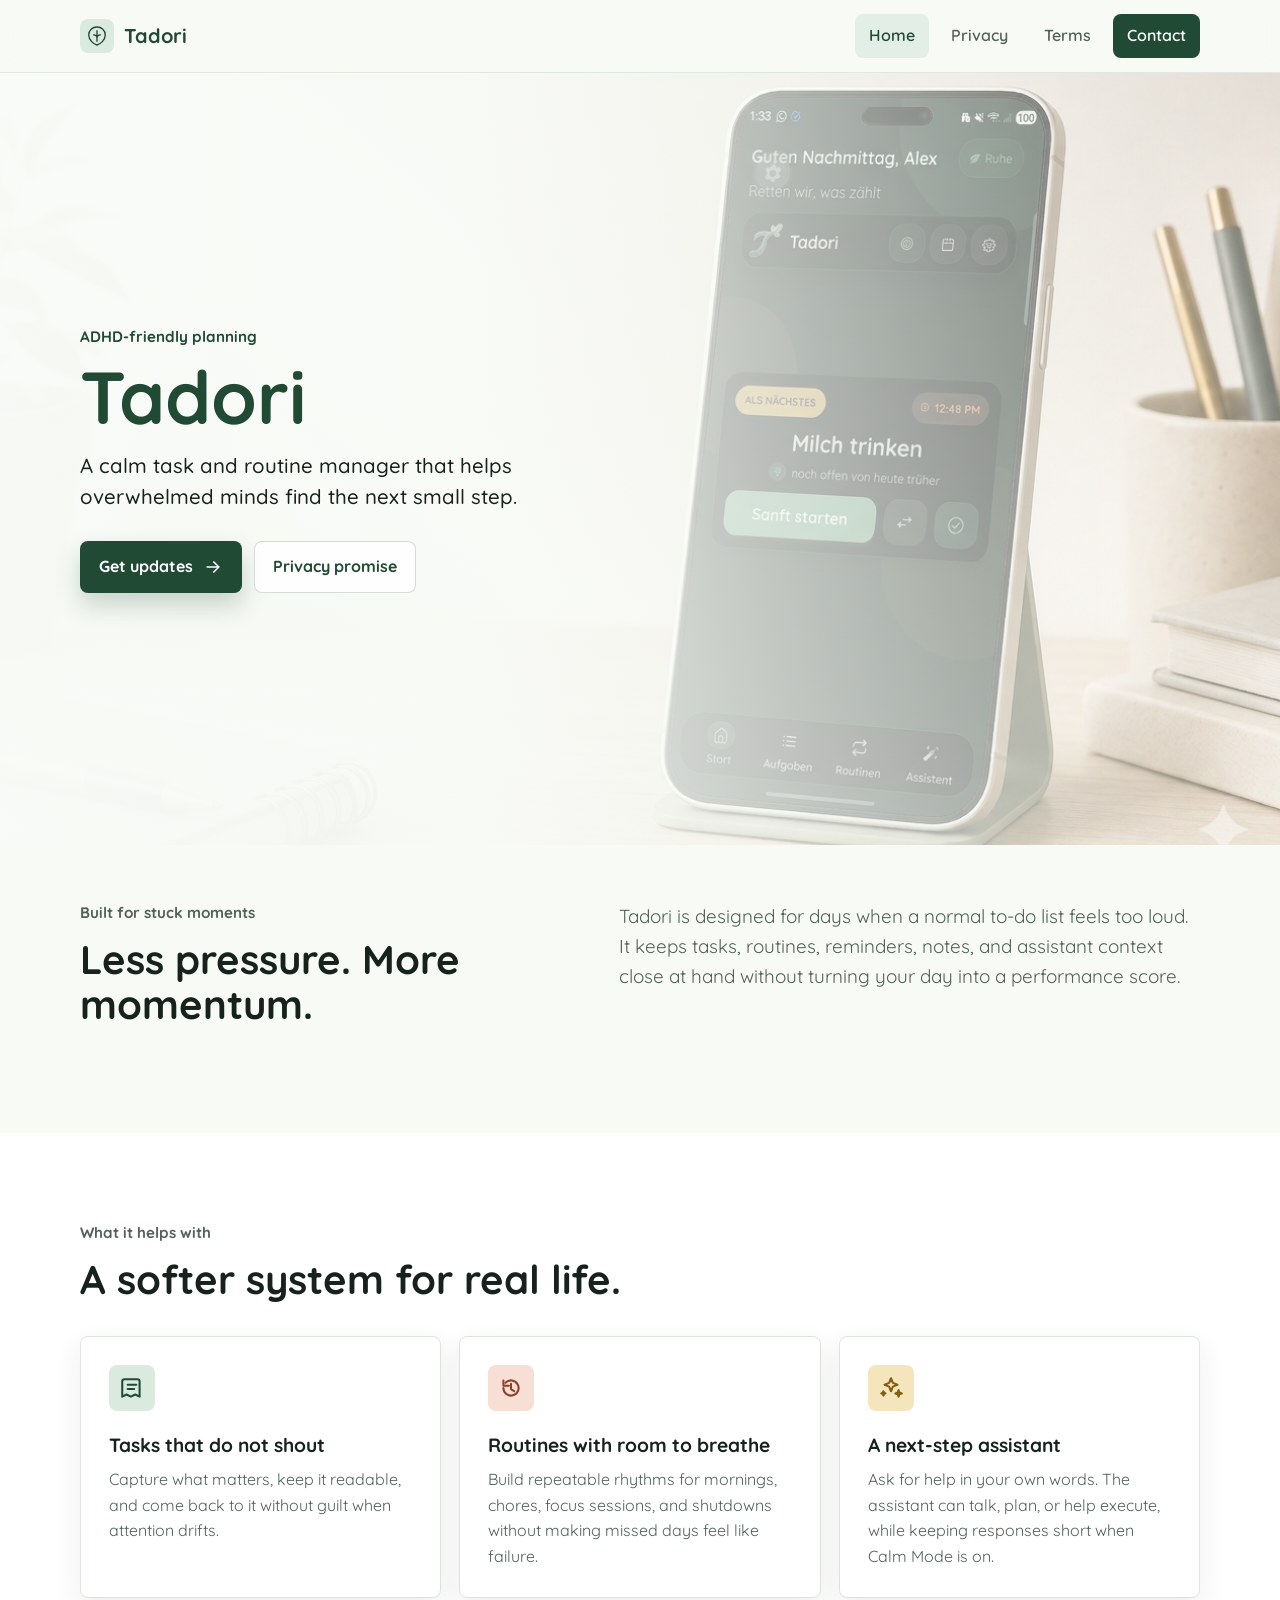
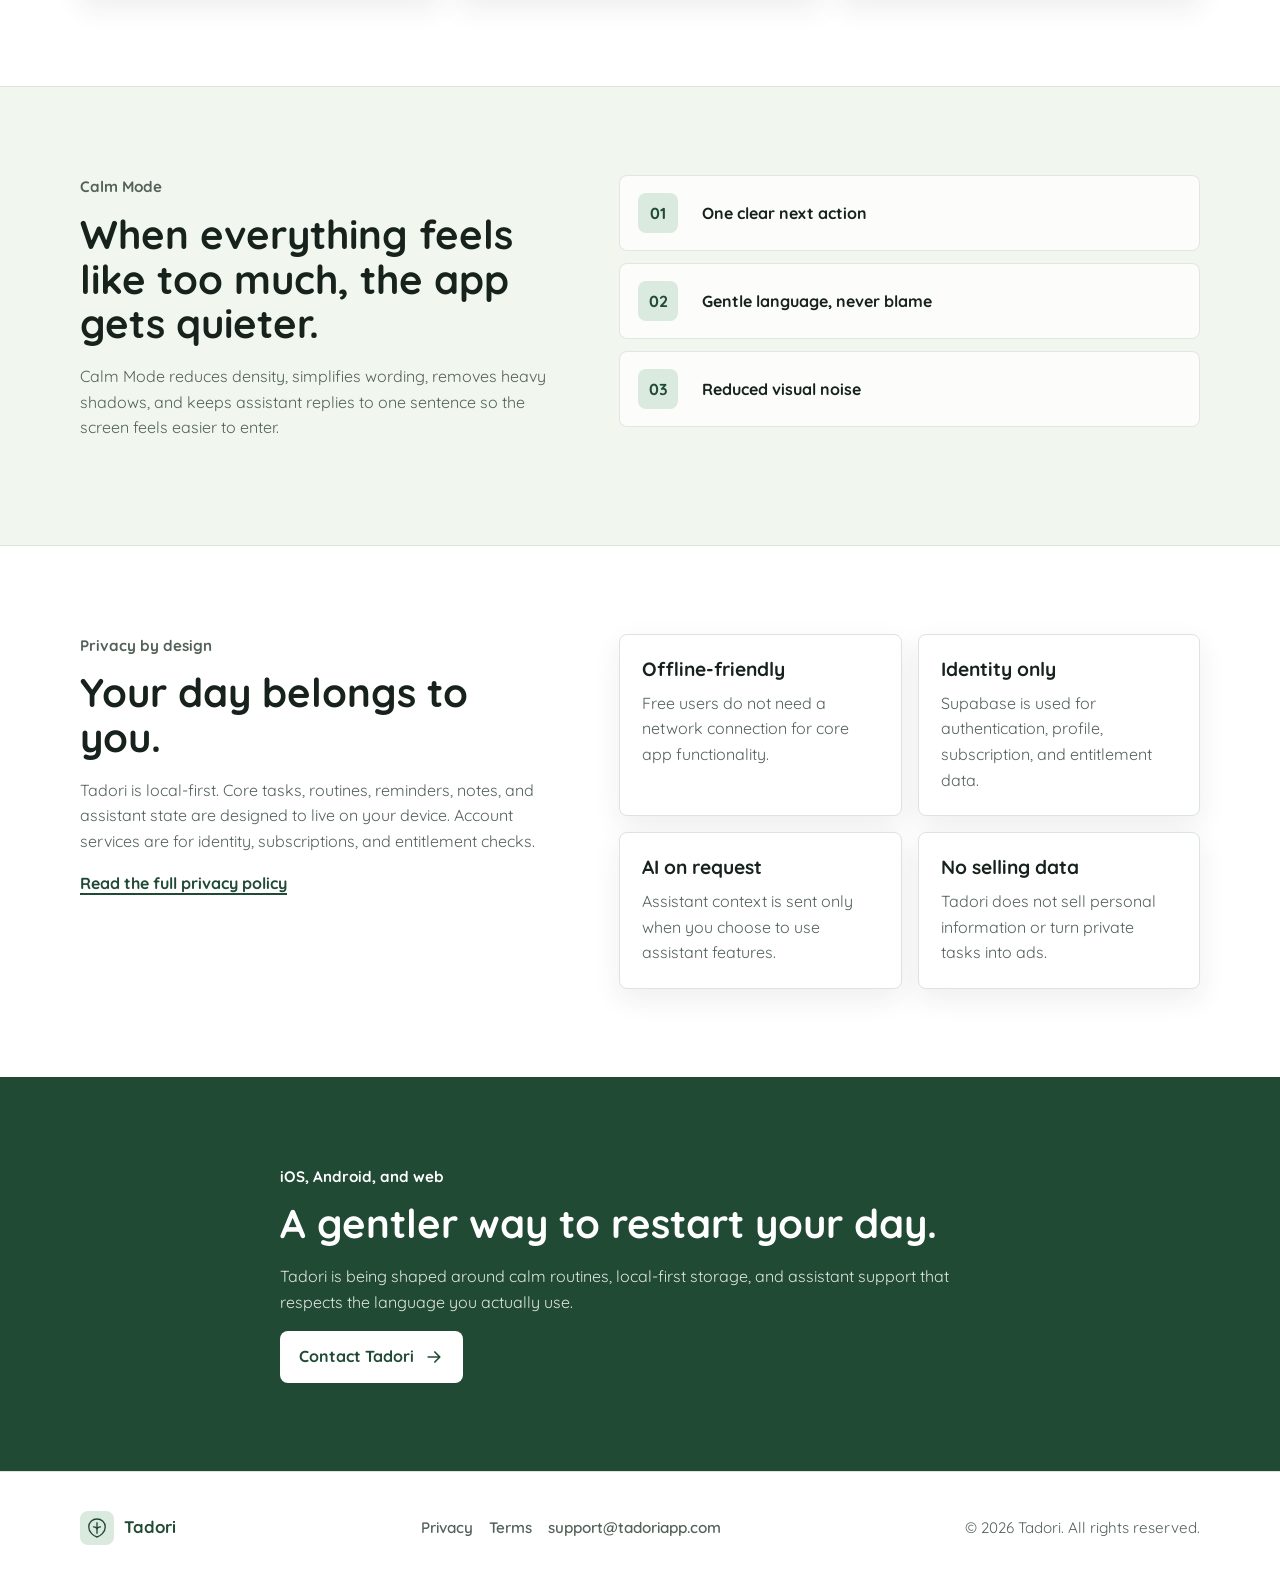
<file: index.html>
<!doctype html>
<html lang="en">
  <head>
    <meta charset="utf-8">
    <meta name="viewport" content="width=device-width, initial-scale=1">
    <title>Tadori | Calm task and routine manager</title>
    <meta
      name="description"
      content="Tadori is an ADHD-friendly task and routine manager with a calm assistant that helps you find the next small step."
    >
    <meta name="theme-color" content="#f7faf5">
    <meta property="og:title" content="Tadori">
    <meta
      property="og:description"
      content="A calm, local-first task and routine manager for overwhelmed days."
    >
    <meta property="og:image" content="assets/img/tadori-hero.png">
    <link rel="icon" href="assets/img/favicon.png" type="image/svg+xml">
    <link rel="preconnect" href="https://fonts.googleapis.com">
    <link rel="preconnect" href="https://fonts.gstatic.com" crossorigin>
    <link
      href="https://fonts.googleapis.com/css2?family=Quicksand:wght@400;500;600;700&display=swap"
      rel="stylesheet"
    >
    <link rel="stylesheet" href="assets/css/styles.css">
    <script>document.documentElement.classList.add("js");</script>
  </head>
  <body>
    <a class="skip-link" href="#main">Skip to main content</a>

    <header class="site-header" data-header>
      <nav class="nav-shell" aria-label="Main navigation">
        <a class="brand" href="./" aria-label="Tadori home">
          <span class="brand-mark" aria-hidden="true">
            <svg viewBox="0 0 32 32" focusable="false">
              <path d="M16 4c6.2 0 11 4.5 11 10.6 0 7.3-6.6 12-11 13.4C11.6 26.6 5 21.9 5 14.6 5 8.5 9.8 4 16 4Z"></path>
              <path d="M16 9v14M11.4 14.5c2.3 0 4.6 1.2 4.6 4.6M20.6 14.5c-2.3 0-4.6 1.2-4.6 4.6"></path>
            </svg>
          </span>
          <span>Tadori</span>
        </a>

        <button class="nav-toggle" type="button" data-nav-toggle aria-expanded="false" aria-controls="site-menu">
          <span class="sr-only">Open navigation menu</span>
          <svg viewBox="0 0 24 24" aria-hidden="true" focusable="false">
            <path d="M4 7h16M4 12h16M4 17h16"></path>
          </svg>
        </button>

        <div class="nav-links" id="site-menu" data-nav-menu>
          <a href="./" aria-current="page">Home</a>
          <a href="privacy/">Privacy</a>
          <a href="terms/">Terms</a>
          <a class="nav-cta" href="mailto:support@tadoriapp.com">Contact</a>
        </div>
      </nav>
    </header>

    <main id="main">
      <section class="hero" aria-labelledby="hero-title">
        <img
          class="hero-art"
          src="assets/img/tadori-hero.png"
          width="1536"
          height="1024"
          alt="Tadori app shown on a phone with task, routine, and assistant cards."
        >
        <div class="hero-scrim" aria-hidden="true"></div>
        <div class="container hero-copy reveal">
          <p class="eyebrow">ADHD-friendly planning</p>
          <h1 id="hero-title">Tadori</h1>
          <p class="hero-lede">
            A calm task and routine manager that helps overwhelmed minds find the next small step.
          </p>
          <div class="hero-actions" aria-label="Primary actions">
            <a class="button button-primary" href="mailto:support@tadoriapp.com?subject=Tadori%20updates">
              <span>Get updates</span>
              <svg viewBox="0 0 24 24" aria-hidden="true" focusable="false">
                <path d="M5 12h14M13 6l6 6-6 6"></path>
              </svg>
            </a>
            <a class="button button-secondary" href="#privacy-promise">Privacy promise</a>
          </div>
        </div>
      </section>

      <section class="section section-intro" aria-labelledby="intro-title">
        <div class="container two-column">
          <div class="section-heading reveal">
            <p class="eyebrow">Built for stuck moments</p>
            <h2 id="intro-title">Less pressure. More momentum.</h2>
          </div>
          <p class="large-copy reveal">
            Tadori is designed for days when a normal to-do list feels too loud. It keeps tasks,
            routines, reminders, notes, and assistant context close at hand without turning your
            day into a performance score.
          </p>
        </div>
      </section>

      <section class="section" aria-labelledby="features-title">
        <div class="container">
          <div class="section-heading narrow reveal">
            <p class="eyebrow">What it helps with</p>
            <h2 id="features-title">A softer system for real life.</h2>
          </div>

          <div class="feature-grid">
            <article class="feature-card reveal">
              <span class="feature-icon" aria-hidden="true">
                <svg viewBox="0 0 24 24" focusable="false">
                  <path d="M7 4h10a2 2 0 0 1 2 2v14l-4-2-4 2-4-2-4 2V6a2 2 0 0 1 2-2Z"></path>
                  <path d="M8 9h8M8 13h6"></path>
                </svg>
              </span>
              <h3>Tasks that do not shout</h3>
              <p>
                Capture what matters, keep it readable, and come back to it without guilt when
                attention drifts.
              </p>
            </article>

            <article class="feature-card reveal">
              <span class="feature-icon coral" aria-hidden="true">
                <svg viewBox="0 0 24 24" focusable="false">
                  <path d="M5 12a7 7 0 1 0 2-4.9"></path>
                  <path d="M5 5v5h5M12 8v5l3 2"></path>
                </svg>
              </span>
              <h3>Routines with room to breathe</h3>
              <p>
                Build repeatable rhythms for mornings, chores, focus sessions, and shutdowns
                without making missed days feel like failure.
              </p>
            </article>

            <article class="feature-card reveal">
              <span class="feature-icon gold" aria-hidden="true">
                <svg viewBox="0 0 24 24" focusable="false">
                  <path d="M12 3l1.7 4.3L18 9l-4.3 1.7L12 15l-1.7-4.3L6 9l4.3-1.7L12 3Z"></path>
                  <path d="M19 14l.8 2.2L22 17l-2.2.8L19 20l-.8-2.2L16 17l2.2-.8L19 14Z"></path>
                  <path d="M5 15l.6 1.4L7 17l-1.4.6L5 19l-.6-1.4L3 17l1.4-.6L5 15Z"></path>
                </svg>
              </span>
              <h3>A next-step assistant</h3>
              <p>
                Ask for help in your own words. The assistant can talk, plan, or help execute,
                while keeping responses short when Calm Mode is on.
              </p>
            </article>
          </div>
        </div>
      </section>

      <section class="section calm-band" aria-labelledby="calm-title">
        <div class="container calm-layout">
          <div class="section-heading reveal">
            <p class="eyebrow">Calm Mode</p>
            <h2 id="calm-title">When everything feels like too much, the app gets quieter.</h2>
            <p>
              Calm Mode reduces density, simplifies wording, removes heavy shadows, and keeps
              assistant replies to one sentence so the screen feels easier to enter.
            </p>
          </div>

          <div class="calm-panel reveal" aria-label="Calm Mode principles">
            <div>
              <span>01</span>
              <p>One clear next action</p>
            </div>
            <div>
              <span>02</span>
              <p>Gentle language, never blame</p>
            </div>
            <div>
              <span>03</span>
              <p>Reduced visual noise</p>
            </div>
          </div>
        </div>
      </section>

      <section class="section" id="privacy-promise" aria-labelledby="privacy-title">
        <div class="container privacy-layout">
          <div class="section-heading reveal">
            <p class="eyebrow">Privacy by design</p>
            <h2 id="privacy-title">Your day belongs to you.</h2>
            <p>
              Tadori is local-first. Core tasks, routines, reminders, notes, and assistant state are
              designed to live on your device. Account services are for identity, subscriptions, and
              entitlement checks.
            </p>
            <a class="text-link" href="privacy/">Read the full privacy policy</a>
          </div>

          <div class="promise-grid">
            <article class="promise-item reveal">
              <h3>Offline-friendly</h3>
              <p>Free users do not need a network connection for core app functionality.</p>
            </article>
            <article class="promise-item reveal">
              <h3>Identity only</h3>
              <p>Supabase is used for authentication, profile, subscription, and entitlement data.</p>
            </article>
            <article class="promise-item reveal">
              <h3>AI on request</h3>
              <p>Assistant context is sent only when you choose to use assistant features.</p>
            </article>
            <article class="promise-item reveal">
              <h3>No selling data</h3>
              <p>Tadori does not sell personal information or turn private tasks into ads.</p>
            </article>
          </div>
        </div>
      </section>

      <section class="section final-cta" aria-labelledby="final-title">
        <div class="container final-cta-inner reveal">
          <p class="eyebrow">iOS, Android, and web</p>
          <h2 id="final-title">A gentler way to restart your day.</h2>
          <p>
            Tadori is being shaped around calm routines, local-first storage, and assistant support
            that respects the language you actually use.
          </p>
          <a class="button button-primary" href="mailto:support@tadoriapp.com?subject=Tadori%20updates">
            <span>Contact Tadori</span>
            <svg viewBox="0 0 24 24" aria-hidden="true" focusable="false">
              <path d="M5 12h14M13 6l6 6-6 6"></path>
            </svg>
          </a>
        </div>
      </section>
    </main>

    <footer class="site-footer">
      <div class="container footer-inner">
        <a class="brand compact" href="./" aria-label="Tadori home">
          <span class="brand-mark" aria-hidden="true">
            <svg viewBox="0 0 32 32" focusable="false">
              <path d="M16 4c6.2 0 11 4.5 11 10.6 0 7.3-6.6 12-11 13.4C11.6 26.6 5 21.9 5 14.6 5 8.5 9.8 4 16 4Z"></path>
              <path d="M16 9v14M11.4 14.5c2.3 0 4.6 1.2 4.6 4.6M20.6 14.5c-2.3 0-4.6 1.2-4.6 4.6"></path>
            </svg>
          </span>
          <span>Tadori</span>
        </a>
        <div class="footer-links">
          <a href="privacy/">Privacy</a>
          <a href="terms/">Terms</a>
          <a href="mailto:support@tadoriapp.com">support@tadoriapp.com</a>
        </div>
        <p>&copy; <span data-current-year>2026</span> Tadori. All rights reserved.</p>
      </div>
    </footer>

    <script src="assets/js/main.js" defer></script>
  </body>
</html>
</file>
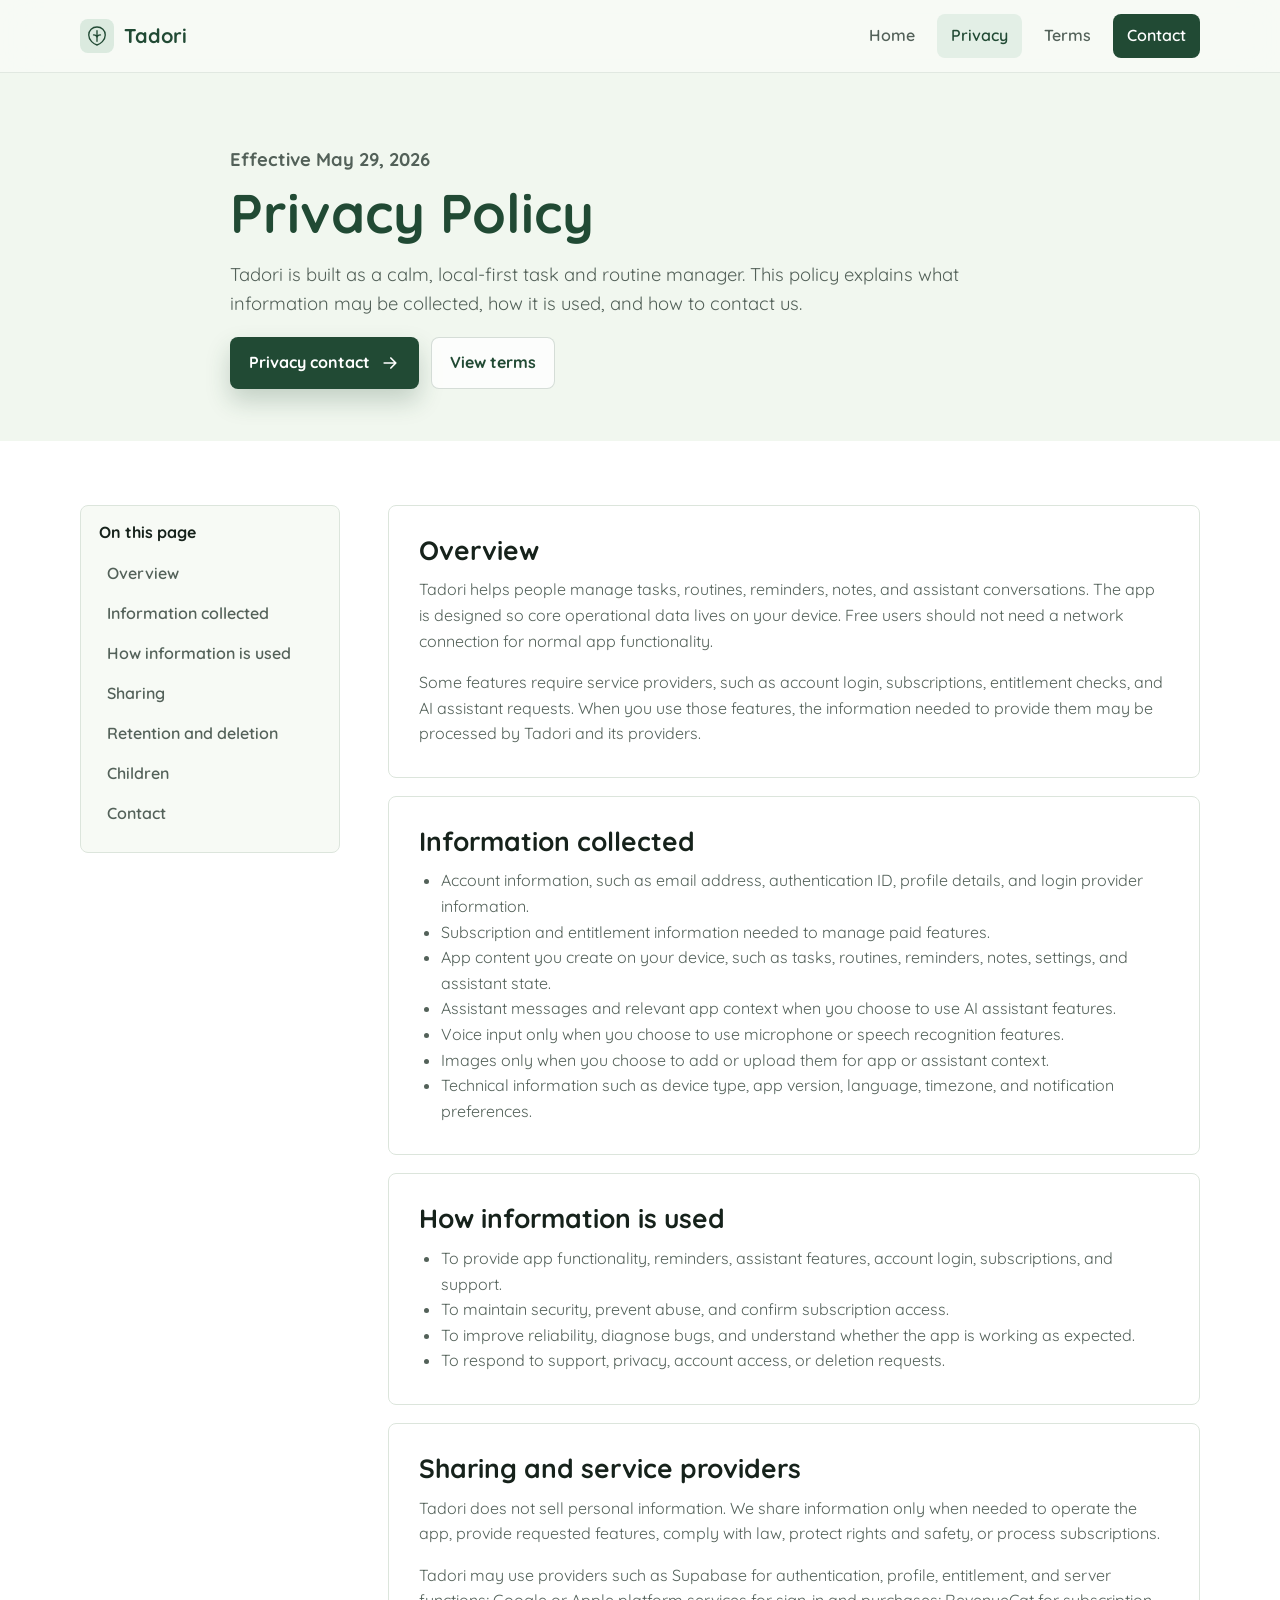
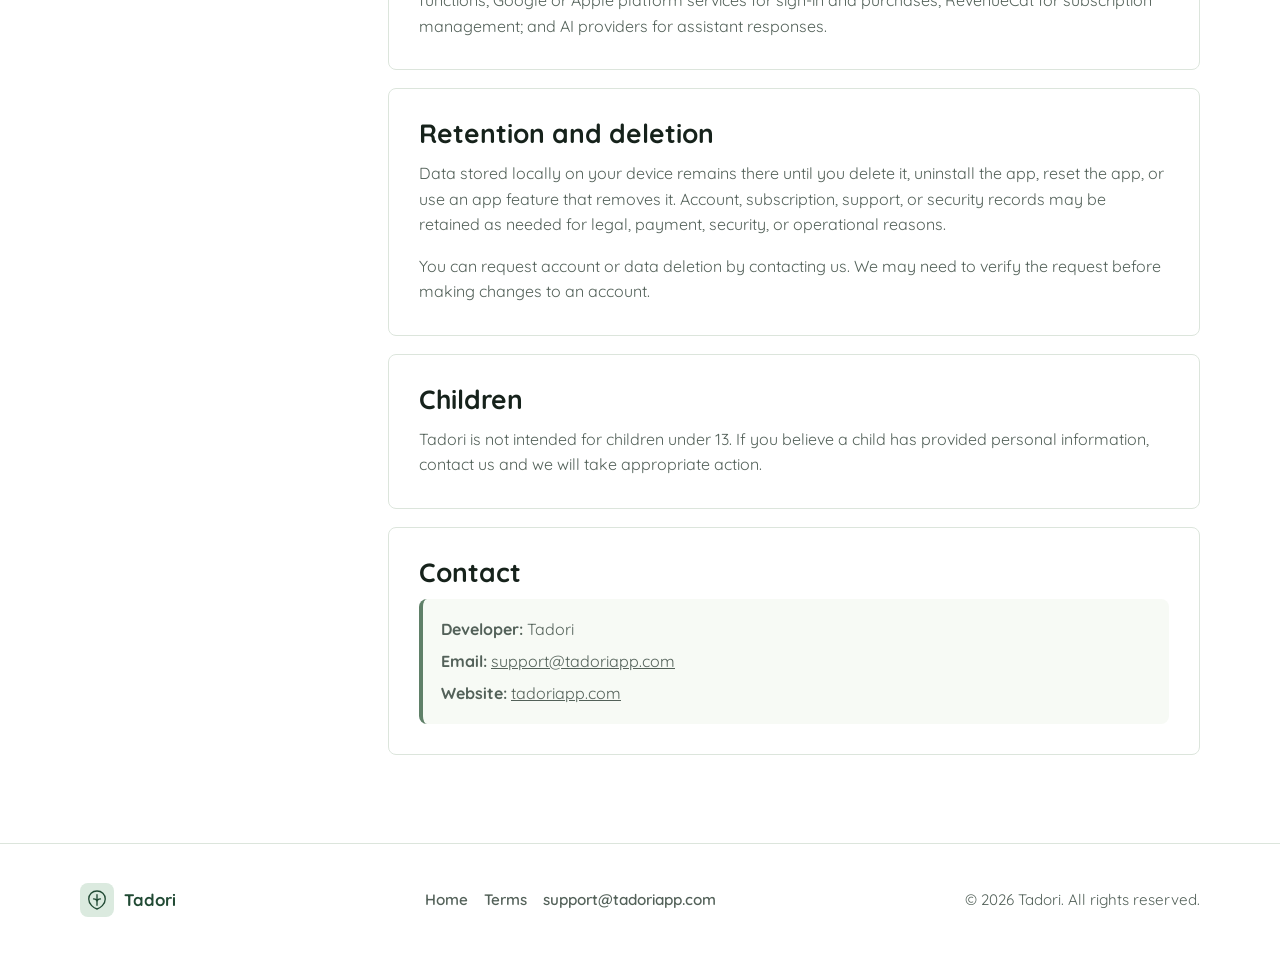
<file: privacy/index.html>
<!doctype html>
<html lang="en">
  <head>
    <meta charset="utf-8">
    <meta name="viewport" content="width=device-width, initial-scale=1">
    <title>Privacy Policy | Tadori</title>
    <meta
      name="description"
      content="Read the Tadori privacy policy, including what data is stored locally, what account data is used, and how assistant features work."
    >
    <meta name="theme-color" content="#f7faf5">
    <link rel="icon" href="../assets/img/favicon.png" type="image/svg+xml">
    <link rel="preconnect" href="https://fonts.googleapis.com">
    <link rel="preconnect" href="https://fonts.gstatic.com" crossorigin>
    <link
      href="https://fonts.googleapis.com/css2?family=Quicksand:wght@400;500;600;700&display=swap"
      rel="stylesheet"
    >
    <link rel="stylesheet" href="../assets/css/styles.css">
    <script>document.documentElement.classList.add("js");</script>
  </head>
  <body>
    <a class="skip-link" href="#main">Skip to main content</a>

    <header class="site-header" data-header>
      <nav class="nav-shell" aria-label="Main navigation">
        <a class="brand" href="../" aria-label="Tadori home">
          <span class="brand-mark" aria-hidden="true">
            <svg viewBox="0 0 32 32" focusable="false">
              <path d="M16 4c6.2 0 11 4.5 11 10.6 0 7.3-6.6 12-11 13.4C11.6 26.6 5 21.9 5 14.6 5 8.5 9.8 4 16 4Z"></path>
              <path d="M16 9v14M11.4 14.5c2.3 0 4.6 1.2 4.6 4.6M20.6 14.5c-2.3 0-4.6 1.2-4.6 4.6"></path>
            </svg>
          </span>
          <span>Tadori</span>
        </a>

        <button class="nav-toggle" type="button" data-nav-toggle aria-expanded="false" aria-controls="site-menu">
          <span class="sr-only">Open navigation menu</span>
          <svg viewBox="0 0 24 24" aria-hidden="true" focusable="false">
            <path d="M4 7h16M4 12h16M4 17h16"></path>
          </svg>
        </button>

        <div class="nav-links" id="site-menu" data-nav-menu>
          <a href="../">Home</a>
          <a href="./" aria-current="page">Privacy</a>
          <a href="../terms/">Terms</a>
          <a class="nav-cta" href="mailto:support@tadoriapp.com">Contact</a>
        </div>
      </nav>
    </header>

    <main id="main">
      <section class="article-hero">
        <div class="container article-hero-inner reveal">
          <p class="eyebrow">Effective May 29, 2026</p>
          <h1>Privacy Policy</h1>
          <p>
            Tadori is built as a calm, local-first task and routine manager. This policy explains
            what information may be collected, how it is used, and how to contact us.
          </p>
          <div class="article-actions">
            <a class="button button-primary" href="mailto:support@tadoriapp.com?subject=Tadori%20privacy">
              <span>Privacy contact</span>
              <svg viewBox="0 0 24 24" aria-hidden="true" focusable="false">
                <path d="M5 12h14M13 6l6 6-6 6"></path>
              </svg>
            </a>
            <a class="button button-secondary" href="../terms/">View terms</a>
          </div>
        </div>
      </section>

      <section class="policy-section">
        <div class="container policy-layout">
          <aside class="policy-toc reveal" aria-labelledby="toc-title">
            <h2 id="toc-title">On this page</h2>
            <a href="#overview">Overview</a>
            <a href="#information">Information collected</a>
            <a href="#use">How information is used</a>
            <a href="#sharing">Sharing</a>
            <a href="#retention">Retention and deletion</a>
            <a href="#children">Children</a>
            <a href="#contact">Contact</a>
          </aside>

          <div class="policy-content">
            <article class="policy-card reveal" id="overview">
              <h2>Overview</h2>
              <p>
                Tadori helps people manage tasks, routines, reminders, notes, and assistant
                conversations. The app is designed so core operational data lives on your device.
                Free users should not need a network connection for normal app functionality.
              </p>
              <p>
                Some features require service providers, such as account login, subscriptions,
                entitlement checks, and AI assistant requests. When you use those features, the
                information needed to provide them may be processed by Tadori and its providers.
              </p>
            </article>

            <article class="policy-card reveal" id="information">
              <h2>Information collected</h2>
              <ul>
                <li>Account information, such as email address, authentication ID, profile details, and login provider information.</li>
                <li>Subscription and entitlement information needed to manage paid features.</li>
                <li>App content you create on your device, such as tasks, routines, reminders, notes, settings, and assistant state.</li>
                <li>Assistant messages and relevant app context when you choose to use AI assistant features.</li>
                <li>Voice input only when you choose to use microphone or speech recognition features.</li>
                <li>Images only when you choose to add or upload them for app or assistant context.</li>
                <li>Technical information such as device type, app version, language, timezone, and notification preferences.</li>
              </ul>
            </article>

            <article class="policy-card reveal" id="use">
              <h2>How information is used</h2>
              <ul>
                <li>To provide app functionality, reminders, assistant features, account login, subscriptions, and support.</li>
                <li>To maintain security, prevent abuse, and confirm subscription access.</li>
                <li>To improve reliability, diagnose bugs, and understand whether the app is working as expected.</li>
                <li>To respond to support, privacy, account access, or deletion requests.</li>
              </ul>
            </article>

            <article class="policy-card reveal" id="sharing">
              <h2>Sharing and service providers</h2>
              <p>
                Tadori does not sell personal information. We share information only when needed to
                operate the app, provide requested features, comply with law, protect rights and
                safety, or process subscriptions.
              </p>
              <p>
                Tadori may use providers such as Supabase for authentication, profile, entitlement,
                and server functions; Google or Apple platform services for sign-in and purchases;
                RevenueCat for subscription management; and AI providers for assistant responses.
              </p>
            </article>

            <article class="policy-card reveal" id="retention">
              <h2>Retention and deletion</h2>
              <p>
                Data stored locally on your device remains there until you delete it, uninstall the
                app, reset the app, or use an app feature that removes it. Account, subscription,
                support, or security records may be retained as needed for legal, payment, security,
                or operational reasons.
              </p>
              <p>
                You can request account or data deletion by contacting us. We may need to verify the
                request before making changes to an account.
              </p>
            </article>

            <article class="policy-card reveal" id="children">
              <h2>Children</h2>
              <p>
                Tadori is not intended for children under 13. If you believe a child has provided
                personal information, contact us and we will take appropriate action.
              </p>
            </article>

            <article class="policy-card reveal" id="contact">
              <h2>Contact</h2>
              <div class="contact-box">
                <p><strong>Developer:</strong> Tadori</p>
                <p><strong>Email:</strong> <a href="mailto:support@tadoriapp.com">support@tadoriapp.com</a></p>
                <p><strong>Website:</strong> <a href="https://tadoriapp.com">tadoriapp.com</a></p>
              </div>
            </article>
          </div>
        </div>
      </section>
    </main>

    <footer class="site-footer">
      <div class="container footer-inner">
        <a class="brand compact" href="../" aria-label="Tadori home">
          <span class="brand-mark" aria-hidden="true">
            <svg viewBox="0 0 32 32" focusable="false">
              <path d="M16 4c6.2 0 11 4.5 11 10.6 0 7.3-6.6 12-11 13.4C11.6 26.6 5 21.9 5 14.6 5 8.5 9.8 4 16 4Z"></path>
              <path d="M16 9v14M11.4 14.5c2.3 0 4.6 1.2 4.6 4.6M20.6 14.5c-2.3 0-4.6 1.2-4.6 4.6"></path>
            </svg>
          </span>
          <span>Tadori</span>
        </a>
        <div class="footer-links">
          <a href="../">Home</a>
          <a href="../terms/">Terms</a>
          <a href="mailto:support@tadoriapp.com">support@tadoriapp.com</a>
        </div>
        <p>&copy; <span data-current-year>2026</span> Tadori. All rights reserved.</p>
      </div>
    </footer>

    <script src="../assets/js/main.js" defer></script>
  </body>
</html>
</file>
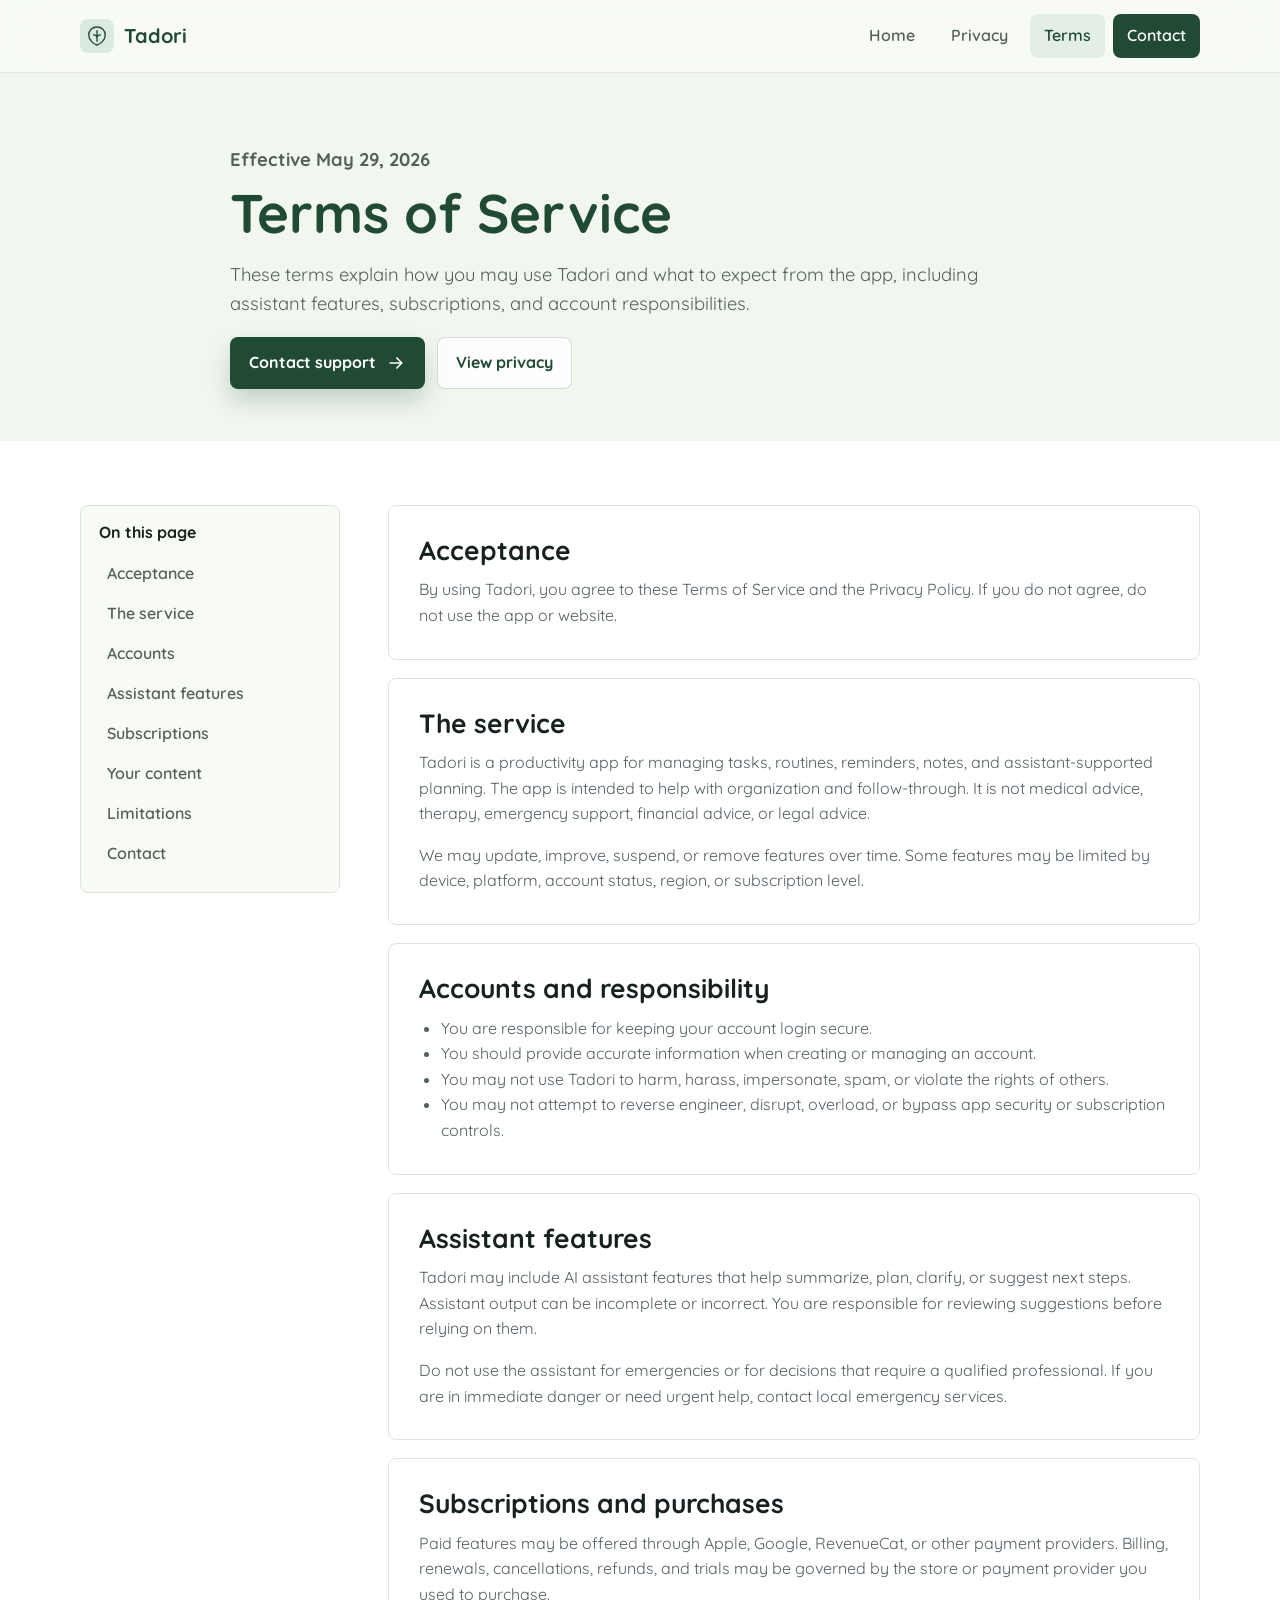
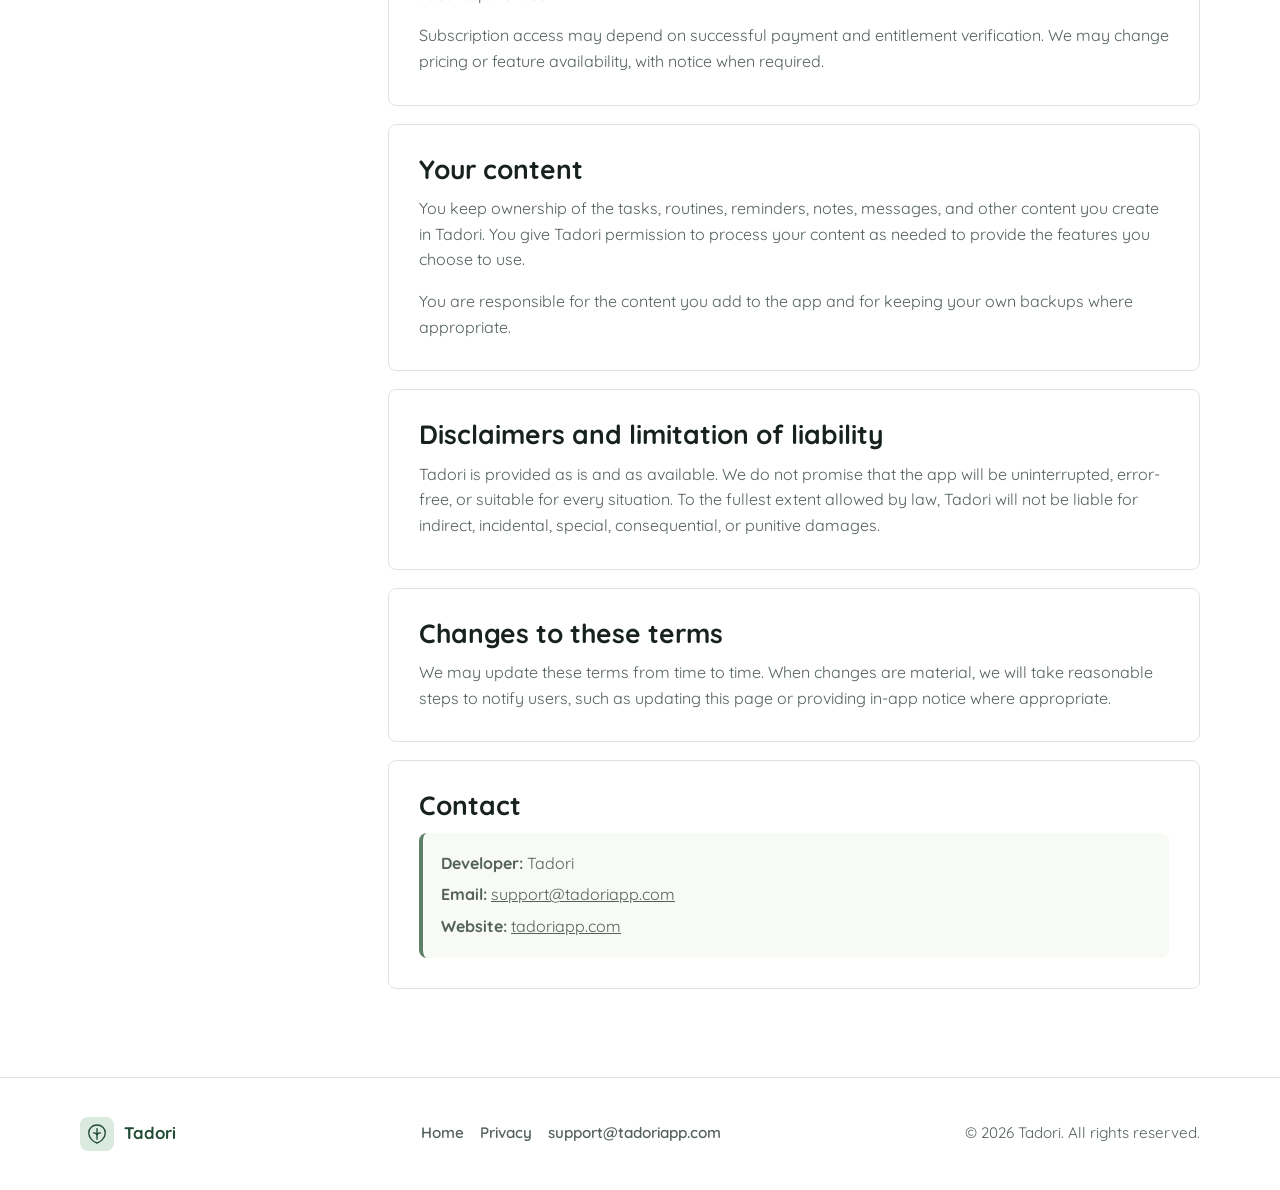
<file: terms/index.html>
<!doctype html>
<html lang="en">
  <head>
    <meta charset="utf-8">
    <meta name="viewport" content="width=device-width, initial-scale=1">
    <title>Terms of Service | Tadori</title>
    <meta
      name="description"
      content="Read the Tadori terms of service for app usage, subscriptions, assistant features, and account responsibilities."
    >
    <meta name="theme-color" content="#f7faf5">
    <link rel="icon" href="../assets/img/favicon.png" type="image/svg+xml">
    <link rel="preconnect" href="https://fonts.googleapis.com">
    <link rel="preconnect" href="https://fonts.gstatic.com" crossorigin>
    <link
      href="https://fonts.googleapis.com/css2?family=Quicksand:wght@400;500;600;700&display=swap"
      rel="stylesheet"
    >
    <link rel="stylesheet" href="../assets/css/styles.css">
    <script>document.documentElement.classList.add("js");</script>
  </head>
  <body>
    <a class="skip-link" href="#main">Skip to main content</a>

    <header class="site-header" data-header>
      <nav class="nav-shell" aria-label="Main navigation">
        <a class="brand" href="../" aria-label="Tadori home">
          <span class="brand-mark" aria-hidden="true">
            <svg viewBox="0 0 32 32" focusable="false">
              <path d="M16 4c6.2 0 11 4.5 11 10.6 0 7.3-6.6 12-11 13.4C11.6 26.6 5 21.9 5 14.6 5 8.5 9.8 4 16 4Z"></path>
              <path d="M16 9v14M11.4 14.5c2.3 0 4.6 1.2 4.6 4.6M20.6 14.5c-2.3 0-4.6 1.2-4.6 4.6"></path>
            </svg>
          </span>
          <span>Tadori</span>
        </a>

        <button class="nav-toggle" type="button" data-nav-toggle aria-expanded="false" aria-controls="site-menu">
          <span class="sr-only">Open navigation menu</span>
          <svg viewBox="0 0 24 24" aria-hidden="true" focusable="false">
            <path d="M4 7h16M4 12h16M4 17h16"></path>
          </svg>
        </button>

        <div class="nav-links" id="site-menu" data-nav-menu>
          <a href="../">Home</a>
          <a href="../privacy/">Privacy</a>
          <a href="./" aria-current="page">Terms</a>
          <a class="nav-cta" href="mailto:support@tadoriapp.com">Contact</a>
        </div>
      </nav>
    </header>

    <main id="main">
      <section class="article-hero">
        <div class="container article-hero-inner reveal">
          <p class="eyebrow">Effective May 29, 2026</p>
          <h1>Terms of Service</h1>
          <p>
            These terms explain how you may use Tadori and what to expect from the app, including
            assistant features, subscriptions, and account responsibilities.
          </p>
          <div class="article-actions">
            <a class="button button-primary" href="mailto:support@tadoriapp.com?subject=Tadori%20terms">
              <span>Contact support</span>
              <svg viewBox="0 0 24 24" aria-hidden="true" focusable="false">
                <path d="M5 12h14M13 6l6 6-6 6"></path>
              </svg>
            </a>
            <a class="button button-secondary" href="../privacy/">View privacy</a>
          </div>
        </div>
      </section>

      <section class="policy-section">
        <div class="container policy-layout">
          <aside class="policy-toc reveal" aria-labelledby="toc-title">
            <h2 id="toc-title">On this page</h2>
            <a href="#acceptance">Acceptance</a>
            <a href="#service">The service</a>
            <a href="#accounts">Accounts</a>
            <a href="#assistant">Assistant features</a>
            <a href="#subscriptions">Subscriptions</a>
            <a href="#content">Your content</a>
            <a href="#limits">Limitations</a>
            <a href="#contact">Contact</a>
          </aside>

          <div class="policy-content">
            <article class="policy-card reveal" id="acceptance">
              <h2>Acceptance</h2>
              <p>
                By using Tadori, you agree to these Terms of Service and the Privacy Policy. If you
                do not agree, do not use the app or website.
              </p>
            </article>

            <article class="policy-card reveal" id="service">
              <h2>The service</h2>
              <p>
                Tadori is a productivity app for managing tasks, routines, reminders, notes, and
                assistant-supported planning. The app is intended to help with organization and
                follow-through. It is not medical advice, therapy, emergency support, financial
                advice, or legal advice.
              </p>
              <p>
                We may update, improve, suspend, or remove features over time. Some features may be
                limited by device, platform, account status, region, or subscription level.
              </p>
            </article>

            <article class="policy-card reveal" id="accounts">
              <h2>Accounts and responsibility</h2>
              <ul>
                <li>You are responsible for keeping your account login secure.</li>
                <li>You should provide accurate information when creating or managing an account.</li>
                <li>You may not use Tadori to harm, harass, impersonate, spam, or violate the rights of others.</li>
                <li>You may not attempt to reverse engineer, disrupt, overload, or bypass app security or subscription controls.</li>
              </ul>
            </article>

            <article class="policy-card reveal" id="assistant">
              <h2>Assistant features</h2>
              <p>
                Tadori may include AI assistant features that help summarize, plan, clarify, or
                suggest next steps. Assistant output can be incomplete or incorrect. You are
                responsible for reviewing suggestions before relying on them.
              </p>
              <p>
                Do not use the assistant for emergencies or for decisions that require a qualified
                professional. If you are in immediate danger or need urgent help, contact local
                emergency services.
              </p>
            </article>

            <article class="policy-card reveal" id="subscriptions">
              <h2>Subscriptions and purchases</h2>
              <p>
                Paid features may be offered through Apple, Google, RevenueCat, or other payment
                providers. Billing, renewals, cancellations, refunds, and trials may be governed by
                the store or payment provider you used to purchase.
              </p>
              <p>
                Subscription access may depend on successful payment and entitlement verification.
                We may change pricing or feature availability, with notice when required.
              </p>
            </article>

            <article class="policy-card reveal" id="content">
              <h2>Your content</h2>
              <p>
                You keep ownership of the tasks, routines, reminders, notes, messages, and other
                content you create in Tadori. You give Tadori permission to process your content as
                needed to provide the features you choose to use.
              </p>
              <p>
                You are responsible for the content you add to the app and for keeping your own
                backups where appropriate.
              </p>
            </article>

            <article class="policy-card reveal" id="limits">
              <h2>Disclaimers and limitation of liability</h2>
              <p>
                Tadori is provided as is and as available. We do not promise that the app will be
                uninterrupted, error-free, or suitable for every situation. To the fullest extent
                allowed by law, Tadori will not be liable for indirect, incidental, special,
                consequential, or punitive damages.
              </p>
            </article>

            <article class="policy-card reveal" id="changes">
              <h2>Changes to these terms</h2>
              <p>
                We may update these terms from time to time. When changes are material, we will take
                reasonable steps to notify users, such as updating this page or providing in-app
                notice where appropriate.
              </p>
            </article>

            <article class="policy-card reveal" id="contact">
              <h2>Contact</h2>
              <div class="contact-box">
                <p><strong>Developer:</strong> Tadori</p>
                <p><strong>Email:</strong> <a href="mailto:support@tadoriapp.com">support@tadoriapp.com</a></p>
                <p><strong>Website:</strong> <a href="https://tadoriapp.com">tadoriapp.com</a></p>
              </div>
            </article>
          </div>
        </div>
      </section>
    </main>

    <footer class="site-footer">
      <div class="container footer-inner">
        <a class="brand compact" href="../" aria-label="Tadori home">
          <span class="brand-mark" aria-hidden="true">
            <svg viewBox="0 0 32 32" focusable="false">
              <path d="M16 4c6.2 0 11 4.5 11 10.6 0 7.3-6.6 12-11 13.4C11.6 26.6 5 21.9 5 14.6 5 8.5 9.8 4 16 4Z"></path>
              <path d="M16 9v14M11.4 14.5c2.3 0 4.6 1.2 4.6 4.6M20.6 14.5c-2.3 0-4.6 1.2-4.6 4.6"></path>
            </svg>
          </span>
          <span>Tadori</span>
        </a>
        <div class="footer-links">
          <a href="../">Home</a>
          <a href="../privacy/">Privacy</a>
          <a href="mailto:support@tadoriapp.com">support@tadoriapp.com</a>
        </div>
        <p>&copy; <span data-current-year>2026</span> Tadori. All rights reserved.</p>
      </div>
    </footer>

    <script src="../assets/js/main.js" defer></script>
  </body>
</html>
</file>
<file: assets/css/styles.css>
:root {
  --color-ink: #16221b;
  --color-ink-muted: #536159;
  --color-surface: #ffffff;
  --color-surface-soft: #f7faf5;
  --color-surface-warm: #fbf4e7;
  --color-sage: #5f8068;
  --color-sage-deep: #214a34;
  --color-sage-soft: #dbeadf;
  --color-coral: #d77b62;
  --color-coral-soft: #f7dfd6;
  --color-gold: #c6932d;
  --color-gold-soft: #f4e5bd;
  --color-border: #dce5dc;
  --shadow-soft: 0 18px 60px rgba(22, 34, 27, 0.12);
  --shadow-card: 0 10px 28px rgba(22, 34, 27, 0.08);
  --radius: 8px;
  --header-height: 72px;
  --container: 1120px;
}

* {
  box-sizing: border-box;
}

html {
  scroll-behavior: smooth;
}

body {
  margin: 0;
  color: var(--color-ink);
  background: var(--color-surface-soft);
  font-family: "Quicksand", "Segoe UI", system-ui, -apple-system, sans-serif;
  font-size: 16px;
  line-height: 1.6;
}

img,
svg {
  display: block;
  max-width: 100%;
}

a {
  color: inherit;
}

button,
input,
textarea,
select {
  font: inherit;
}

:focus-visible {
  outline: 3px solid rgba(198, 147, 45, 0.7);
  outline-offset: 3px;
}

.skip-link {
  position: fixed;
  top: 12px;
  left: 12px;
  z-index: 100;
  transform: translateY(-160%);
  border-radius: var(--radius);
  background: var(--color-ink);
  color: #ffffff;
  padding: 10px 14px;
  text-decoration: none;
  transition: transform 180ms ease;
}

.skip-link:focus {
  transform: translateY(0);
}

.sr-only {
  position: absolute;
  width: 1px;
  height: 1px;
  padding: 0;
  margin: -1px;
  overflow: hidden;
  clip: rect(0, 0, 0, 0);
  white-space: nowrap;
  border: 0;
}

.container {
  width: min(100% - 40px, var(--container));
  margin: 0 auto;
}

.site-header {
  position: sticky;
  top: 0;
  z-index: 50;
  min-height: var(--header-height);
  background: rgba(247, 250, 245, 0.9);
  backdrop-filter: blur(18px);
  border-bottom: 1px solid rgba(220, 229, 220, 0.82);
}

.nav-shell {
  width: min(100% - 40px, var(--container));
  min-height: var(--header-height);
  margin: 0 auto;
  display: flex;
  align-items: center;
  justify-content: space-between;
  gap: 24px;
}

.brand {
  display: inline-flex;
  align-items: center;
  gap: 10px;
  min-height: 44px;
  color: var(--color-sage-deep);
  font-size: 1.25rem;
  font-weight: 700;
  text-decoration: none;
}

.brand.compact {
  font-size: 1.05rem;
}

.brand-mark {
  width: 34px;
  height: 34px;
  display: grid;
  place-items: center;
  border-radius: var(--radius);
  background: var(--color-sage-soft);
  color: var(--color-sage-deep);
}

.brand-mark svg {
  width: 24px;
  height: 24px;
  fill: none;
  stroke: currentColor;
  stroke-linecap: round;
  stroke-linejoin: round;
  stroke-width: 1.8;
}

.nav-links {
  display: flex;
  align-items: center;
  gap: 8px;
}

.nav-links a {
  min-height: 44px;
  display: inline-flex;
  align-items: center;
  justify-content: center;
  border-radius: var(--radius);
  color: var(--color-ink-muted);
  font-weight: 600;
  padding: 0 14px;
  text-decoration: none;
  transition: color 180ms ease, background-color 180ms ease;
}

.nav-links a:hover,
.nav-links a[aria-current="page"] {
  color: var(--color-sage-deep);
  background: rgba(219, 234, 223, 0.7);
}

.nav-links .nav-cta {
  color: #ffffff;
  background: var(--color-sage-deep);
}

.nav-links .nav-cta:hover {
  color: #ffffff;
  background: #173725;
}

.nav-toggle {
  width: 44px;
  height: 44px;
  display: none;
  align-items: center;
  justify-content: center;
  border: 1px solid var(--color-border);
  border-radius: var(--radius);
  color: var(--color-sage-deep);
  background: #ffffff;
  cursor: pointer;
}

.nav-toggle svg {
  width: 24px;
  height: 24px;
  fill: none;
  stroke: currentColor;
  stroke-linecap: round;
  stroke-width: 2;
}

.hero {
  position: relative;
  min-height: max(480px, calc(100dvh - 128px));
  overflow: hidden;
  background: #f8fbf7;
  isolation: isolate;
}

.hero-art {
  position: absolute;
  inset: 0;
  z-index: -2;
  width: 100%;
  height: 100%;
  object-fit: cover;
  object-position: center right;
}

.hero-scrim {
  position: absolute;
  inset: 0;
  z-index: -1;
  background:
    linear-gradient(90deg, rgba(248, 251, 247, 0.98) 0%, rgba(248, 251, 247, 0.94) 36%, rgba(248, 251, 247, 0.6) 64%, rgba(248, 251, 247, 0.18) 100%),
    linear-gradient(0deg, rgba(248, 251, 247, 0.38), rgba(248, 251, 247, 0.12));
}

.hero-copy {
  min-height: inherit;
  display: flex;
  flex-direction: column;
  justify-content: center;
  align-items: flex-start;
  padding: 72px 0;
}

.eyebrow {
  margin: 0 0 12px;
  color: var(--color-sage-deep);
  font-size: 0.95rem;
  font-weight: 700;
}

h1,
h2,
h3,
p {
  margin-top: 0;
}

h1 {
  margin-bottom: 18px;
  color: var(--color-sage-deep);
  font-size: 4.6rem;
  line-height: 0.95;
}

h2 {
  margin-bottom: 18px;
  font-size: 2.5rem;
  line-height: 1.12;
}

h3 {
  margin-bottom: 10px;
  font-size: 1.2rem;
  line-height: 1.25;
}

.hero-lede {
  max-width: 540px;
  margin-bottom: 28px;
  color: var(--color-ink);
  font-size: 1.28rem;
  line-height: 1.55;
  font-weight: 500;
}

.hero-actions,
.article-actions {
  display: flex;
  flex-wrap: wrap;
  gap: 12px;
}

.button {
  min-height: 48px;
  display: inline-flex;
  align-items: center;
  justify-content: center;
  gap: 10px;
  border: 1px solid transparent;
  border-radius: var(--radius);
  padding: 12px 18px;
  font-weight: 700;
  text-decoration: none;
  transition: transform 180ms ease, background-color 180ms ease, border-color 180ms ease, box-shadow 180ms ease;
}

.button:hover {
  transform: translateY(-1px);
}

.button svg {
  width: 20px;
  height: 20px;
  fill: none;
  stroke: currentColor;
  stroke-linecap: round;
  stroke-linejoin: round;
  stroke-width: 2;
}

.button-primary {
  color: #ffffff;
  background: var(--color-sage-deep);
  box-shadow: 0 12px 24px rgba(33, 74, 52, 0.22);
}

.button-primary:hover {
  background: #173725;
}

.button-secondary {
  color: var(--color-sage-deep);
  background: rgba(255, 255, 255, 0.78);
  border-color: rgba(33, 74, 52, 0.18);
}

.button-secondary:hover {
  border-color: rgba(33, 74, 52, 0.34);
  box-shadow: var(--shadow-card);
}

.section {
  padding: 88px 0;
  background: var(--color-surface-soft);
}

.section:nth-of-type(odd) {
  background: #ffffff;
}

.section-intro {
  padding-top: 56px;
}

.two-column,
.privacy-layout,
.calm-layout {
  display: grid;
  grid-template-columns: 0.9fr 1.1fr;
  gap: 64px;
  align-items: start;
}

.section-heading p {
  color: var(--color-ink-muted);
}

.section-heading.narrow {
  max-width: 680px;
}

.large-copy {
  color: var(--color-ink-muted);
  font-size: 1.18rem;
}

.feature-grid {
  display: grid;
  grid-template-columns: repeat(3, 1fr);
  gap: 18px;
  margin-top: 34px;
}

.feature-card,
.promise-item,
.policy-card {
  border: 1px solid var(--color-border);
  border-radius: var(--radius);
  background: var(--color-surface);
  box-shadow: var(--shadow-card);
}

.feature-card {
  padding: 28px;
}

.feature-card p,
.promise-item p {
  margin-bottom: 0;
  color: var(--color-ink-muted);
}

.feature-icon {
  width: 46px;
  height: 46px;
  display: grid;
  place-items: center;
  margin-bottom: 22px;
  border-radius: var(--radius);
  color: var(--color-sage-deep);
  background: var(--color-sage-soft);
}

.feature-icon.coral {
  color: #8e3f2b;
  background: var(--color-coral-soft);
}

.feature-icon.gold {
  color: #835f14;
  background: var(--color-gold-soft);
}

.feature-icon svg {
  width: 26px;
  height: 26px;
  fill: none;
  stroke: currentColor;
  stroke-linecap: round;
  stroke-linejoin: round;
  stroke-width: 1.9;
}

.calm-band {
  background: #f1f7ef;
  border-bottom: 1px solid var(--color-border);
  border-top: 1px solid var(--color-border);
}

.calm-panel {
  display: grid;
  gap: 12px;
}

.calm-panel div {
  display: grid;
  grid-template-columns: 48px 1fr;
  align-items: center;
  gap: 16px;
  min-height: 76px;
  border: 1px solid rgba(33, 74, 52, 0.12);
  border-radius: var(--radius);
  background: rgba(255, 255, 255, 0.74);
  padding: 16px 18px;
}

.calm-panel span {
  width: 40px;
  height: 40px;
  display: grid;
  place-items: center;
  border-radius: var(--radius);
  color: var(--color-sage-deep);
  background: var(--color-sage-soft);
  font-weight: 700;
}

.calm-panel p {
  margin-bottom: 0;
  font-weight: 700;
}

.promise-grid {
  display: grid;
  grid-template-columns: repeat(2, 1fr);
  gap: 16px;
}

.promise-item {
  padding: 22px;
}

.text-link {
  color: var(--color-sage-deep);
  font-weight: 700;
  text-decoration-thickness: 2px;
  text-underline-offset: 4px;
}

.final-cta {
  background: var(--color-sage-deep);
  color: #ffffff;
}

.final-cta-inner {
  max-width: 720px;
}

.final-cta .eyebrow,
.final-cta h2,
.final-cta p {
  color: #ffffff;
}

.final-cta p {
  color: rgba(255, 255, 255, 0.86);
}

.final-cta .button-primary {
  color: var(--color-sage-deep);
  background: #ffffff;
  box-shadow: none;
}

.site-footer {
  padding: 34px 0;
  background: #ffffff;
  border-top: 1px solid var(--color-border);
}

.footer-inner {
  display: flex;
  align-items: center;
  justify-content: space-between;
  gap: 24px;
  color: var(--color-ink-muted);
  font-size: 0.95rem;
}

.footer-inner p {
  margin-bottom: 0;
}

.footer-links {
  display: flex;
  flex-wrap: wrap;
  gap: 16px;
}

.footer-links a {
  min-height: 44px;
  display: inline-flex;
  align-items: center;
  color: var(--color-ink-muted);
  font-weight: 600;
  text-decoration: none;
}

.footer-links a:hover {
  color: var(--color-sage-deep);
}

.article-hero {
  padding: 72px 0 52px;
  background: #f1f7ef;
}

.article-hero-inner {
  max-width: 820px;
}

.article-hero h1 {
  font-size: 3.4rem;
  line-height: 1.02;
}

.article-hero p {
  color: var(--color-ink-muted);
  font-size: 1.15rem;
}

.policy-section {
  padding: 64px 0 88px;
  background: #ffffff;
}

.policy-layout {
  display: grid;
  grid-template-columns: 260px 1fr;
  gap: 48px;
  align-items: start;
}

.policy-toc {
  position: sticky;
  top: calc(var(--header-height) + 24px);
  border: 1px solid var(--color-border);
  border-radius: var(--radius);
  background: var(--color-surface-soft);
  padding: 18px;
}

.policy-toc h2 {
  margin-bottom: 12px;
  font-size: 1rem;
}

.policy-toc a {
  min-height: 40px;
  display: flex;
  align-items: center;
  border-radius: var(--radius);
  color: var(--color-ink-muted);
  font-weight: 600;
  padding: 6px 8px;
  text-decoration: none;
}

.policy-toc a:hover {
  color: var(--color-sage-deep);
  background: #ffffff;
}

.policy-content {
  display: grid;
  gap: 18px;
}

.policy-card {
  padding: 30px;
  box-shadow: none;
}

.policy-card h2 {
  margin-bottom: 12px;
  font-size: 1.65rem;
}

.policy-card p,
.policy-card li {
  color: var(--color-ink-muted);
}

.policy-card p:last-child,
.policy-card ul:last-child {
  margin-bottom: 0;
}

.policy-card ul {
  margin: 0 0 16px;
  padding-left: 22px;
}

.contact-box {
  border-left: 4px solid var(--color-sage);
  background: var(--color-surface-soft);
  padding: 18px;
  border-radius: var(--radius);
}

.contact-box p {
  margin-bottom: 6px;
}

.contact-box p:last-child {
  margin-bottom: 0;
}

.js .reveal {
  opacity: 0;
  transform: translateY(16px);
  transition: opacity 280ms ease, transform 280ms ease;
}

.js .reveal.is-visible {
  opacity: 1;
  transform: translateY(0);
}

@media (prefers-reduced-motion: reduce) {
  html {
    scroll-behavior: auto;
  }

  *,
  *::before,
  *::after {
    animation-duration: 0.01ms !important;
    animation-iteration-count: 1 !important;
    scroll-behavior: auto !important;
    transition-duration: 0.01ms !important;
  }

  .js .reveal {
    opacity: 1;
    transform: none;
  }
}

@media (max-width: 900px) {
  .nav-toggle {
    display: inline-flex;
  }

  .nav-links {
    position: absolute;
    top: calc(var(--header-height) - 1px);
    left: 20px;
    right: 20px;
    display: none;
    flex-direction: column;
    align-items: stretch;
    border: 1px solid var(--color-border);
    border-radius: var(--radius);
    background: #ffffff;
    padding: 10px;
    box-shadow: var(--shadow-soft);
  }

  .nav-links.is-open {
    display: flex;
  }

  .nav-links a {
    justify-content: flex-start;
  }

  h1 {
    font-size: 3.2rem;
  }

  h2 {
    font-size: 2.05rem;
  }

  .hero {
    min-height: max(460px, calc(100dvh - 128px));
  }

  .hero-art {
    object-position: 66% center;
  }

  .hero-scrim {
    background:
      linear-gradient(90deg, rgba(248, 251, 247, 0.98) 0%, rgba(248, 251, 247, 0.9) 54%, rgba(248, 251, 247, 0.4) 100%),
      linear-gradient(0deg, rgba(248, 251, 247, 0.58), rgba(248, 251, 247, 0.2));
  }

  .hero-copy {
    padding: 54px 0;
  }

  .hero-lede {
    max-width: 440px;
    font-size: 1.1rem;
  }

  .two-column,
  .privacy-layout,
  .calm-layout,
  .policy-layout {
    grid-template-columns: 1fr;
    gap: 28px;
  }

  .feature-grid,
  .promise-grid {
    grid-template-columns: 1fr;
  }

  .policy-toc {
    position: static;
  }

  .footer-inner {
    flex-direction: column;
    align-items: flex-start;
  }
}

@media (max-width: 560px) {
  .container,
  .nav-shell {
    width: min(100% - 28px, var(--container));
  }

  .hero {
    min-height: max(440px, calc(100dvh - 128px));
  }

  .hero-art {
    opacity: 0.74;
    object-position: 70% center;
  }

  .hero-scrim {
    background:
      linear-gradient(90deg, rgba(248, 251, 247, 0.98) 0%, rgba(248, 251, 247, 0.9) 72%, rgba(248, 251, 247, 0.55) 100%),
      linear-gradient(0deg, rgba(248, 251, 247, 0.72), rgba(248, 251, 247, 0.34));
  }

  h1 {
    font-size: 2.7rem;
  }

  .article-hero h1 {
    font-size: 2.5rem;
  }

  h2 {
    font-size: 1.8rem;
  }

  .section {
    padding: 64px 0;
  }

  .section-intro {
    padding-top: 42px;
  }

  .button,
  .hero-actions,
  .article-actions {
    width: 100%;
  }

  .feature-card,
  .policy-card {
    padding: 22px;
  }

  .calm-panel div {
    grid-template-columns: 1fr;
  }
}
</file>
